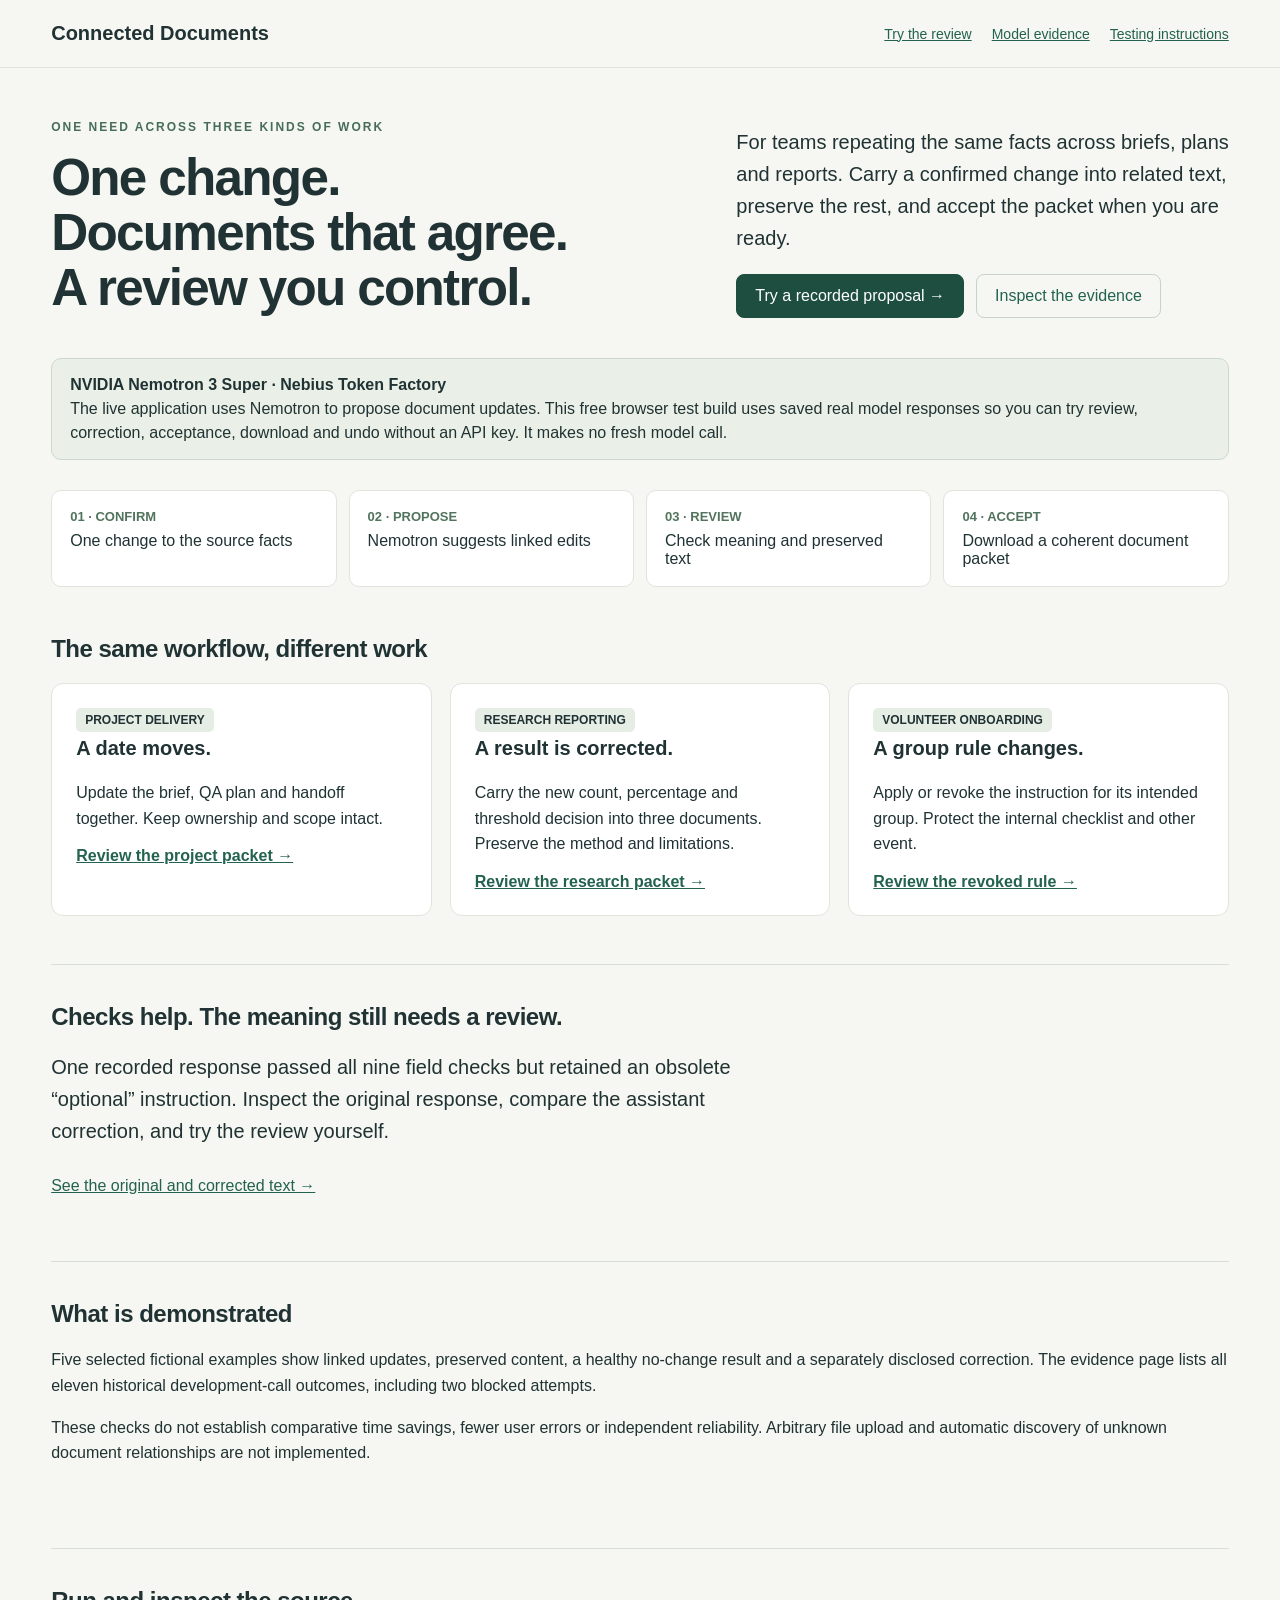
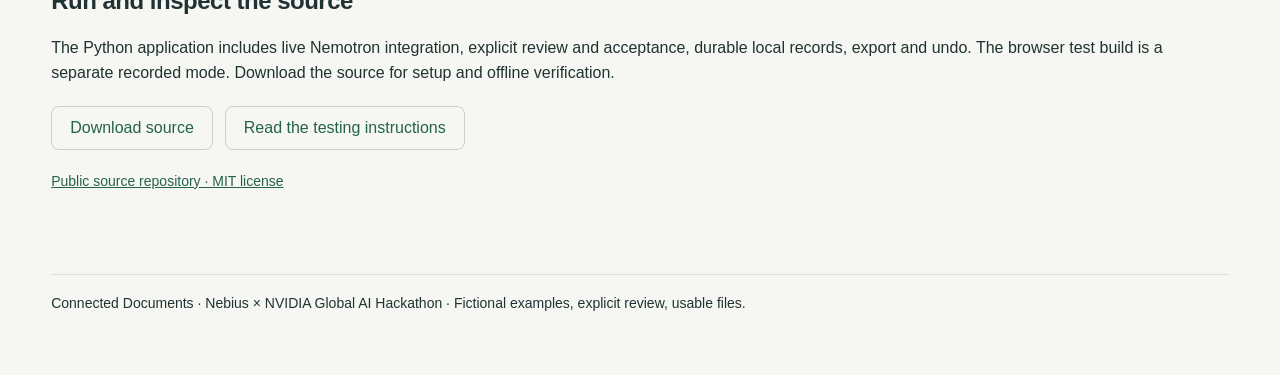
<file: judge-build/index.html>
<!doctype html><html lang="en"><head><meta charset="utf-8"><meta name="viewport" content="width=device-width,initial-scale=1"><meta name="description" content="Review one confirmed change across connected documents. A Nemotron-powered prototype with a free recorded review test build."><title>Connected Documents · One change, consistent documents</title><link rel="stylesheet" href="product.css"></head><body>
<header class="topbar"><a class="brand" href="/">Connected Documents</a><nav><a href="/review.html">Try the review</a><a href="/examples.html">Model evidence</a><a href="/testing.html">Testing instructions</a></nav></header>
<main class="page"><div class="intro-grid"><section><p class="eyebrow">ONE NEED ACROSS THREE KINDS OF WORK</p><h1>One change.<br>Documents that agree.<br>A review you control.</h1></section><section><p class="lead">For teams repeating the same facts across briefs, plans and reports. Carry a confirmed change into related text, preserve the rest, and accept the packet when you are ready.</p><div class="actions"><a class="action primary" href="/review.html">Try a recorded proposal →</a><a class="action" href="/examples.html">Inspect the evidence</a></div></section></div>
<div class="banner"><strong>NVIDIA Nemotron 3 Super · Nebius Token Factory</strong>The live application uses Nemotron to propose document updates. This free browser test build uses saved real model responses so you can try review, correction, acceptance, download and undo without an API key. It makes no fresh model call.</div>
<div class="flow"><div><b>01 · CONFIRM</b>One change to the source facts</div><div><b>02 · PROPOSE</b>Nemotron suggests linked edits</div><div><b>03 · REVIEW</b>Check meaning and preserved text</div><div><b>04 · ACCEPT</b>Download a coherent document packet</div></div>
<section class="section"><h2>The same workflow, different work</h2><div class="cards"><article class="card"><span class="tag">PROJECT DELIVERY</span><h3>A date moves.</h3><p>Update the brief, QA plan and handoff together. Keep ownership and scope intact.</p><a href="/review.html?case=project-release">Review the project packet →</a></article><article class="card"><span class="tag">RESEARCH REPORTING</span><h3>A result is corrected.</h3><p>Carry the new count, percentage and threshold decision into three documents. Preserve the method and limitations.</p><a href="/review.html?case=research-corrected">Review the research packet →</a></article><article class="card"><span class="tag">VOLUNTEER ONBOARDING</span><h3>A group rule changes.</h3><p>Apply or revoke the instruction for its intended group. Protect the internal checklist and other event.</p><a href="/review.html?case=volunteer-revoke">Review the revoked rule →</a></article></div></section>
<section class="section scope"><h2>Checks help. The meaning still needs a review.</h2><p class="lead">One recorded response passed all nine field checks but retained an obsolete “optional” instruction. Inspect the original response, compare the assistant correction, and try the review yourself.</p><a class="inline-link" href="/examples.html?lang=en#volunteer-revoke">See the original and corrected text →</a></section>
<section class="section scope"><h2>What is demonstrated</h2><p>Five selected fictional examples show linked updates, preserved content, a healthy no-change result and a separately disclosed correction. The evidence page lists all eleven historical development-call outcomes, including two blocked attempts.</p><p>These checks do not establish comparative time savings, fewer user errors or independent reliability. Arbitrary file upload and automatic discovery of unknown document relationships are not implemented.</p></section>
<section class="section scope"><h2>Run and inspect the source</h2><p>The Python application includes live Nemotron integration, explicit review and acceptance, durable local records, export and undo. The browser test build is a separate recorded mode. Download the source for setup and offline verification.</p><div class="actions"><a class="action" href="/downloads/connected-documents-source.zip">Download source</a><a class="action" href="/testing.html">Read the testing instructions</a></div><p class="muted" id="publication-status"><a href="https://github.com/latentatlas/connected-documents">Public source repository · MIT license</a></p></section>
<footer class="footer">Connected Documents · Nebius × NVIDIA Global AI Hackathon · Fictional examples, explicit review, usable files.</footer></main></body></html>
</file>
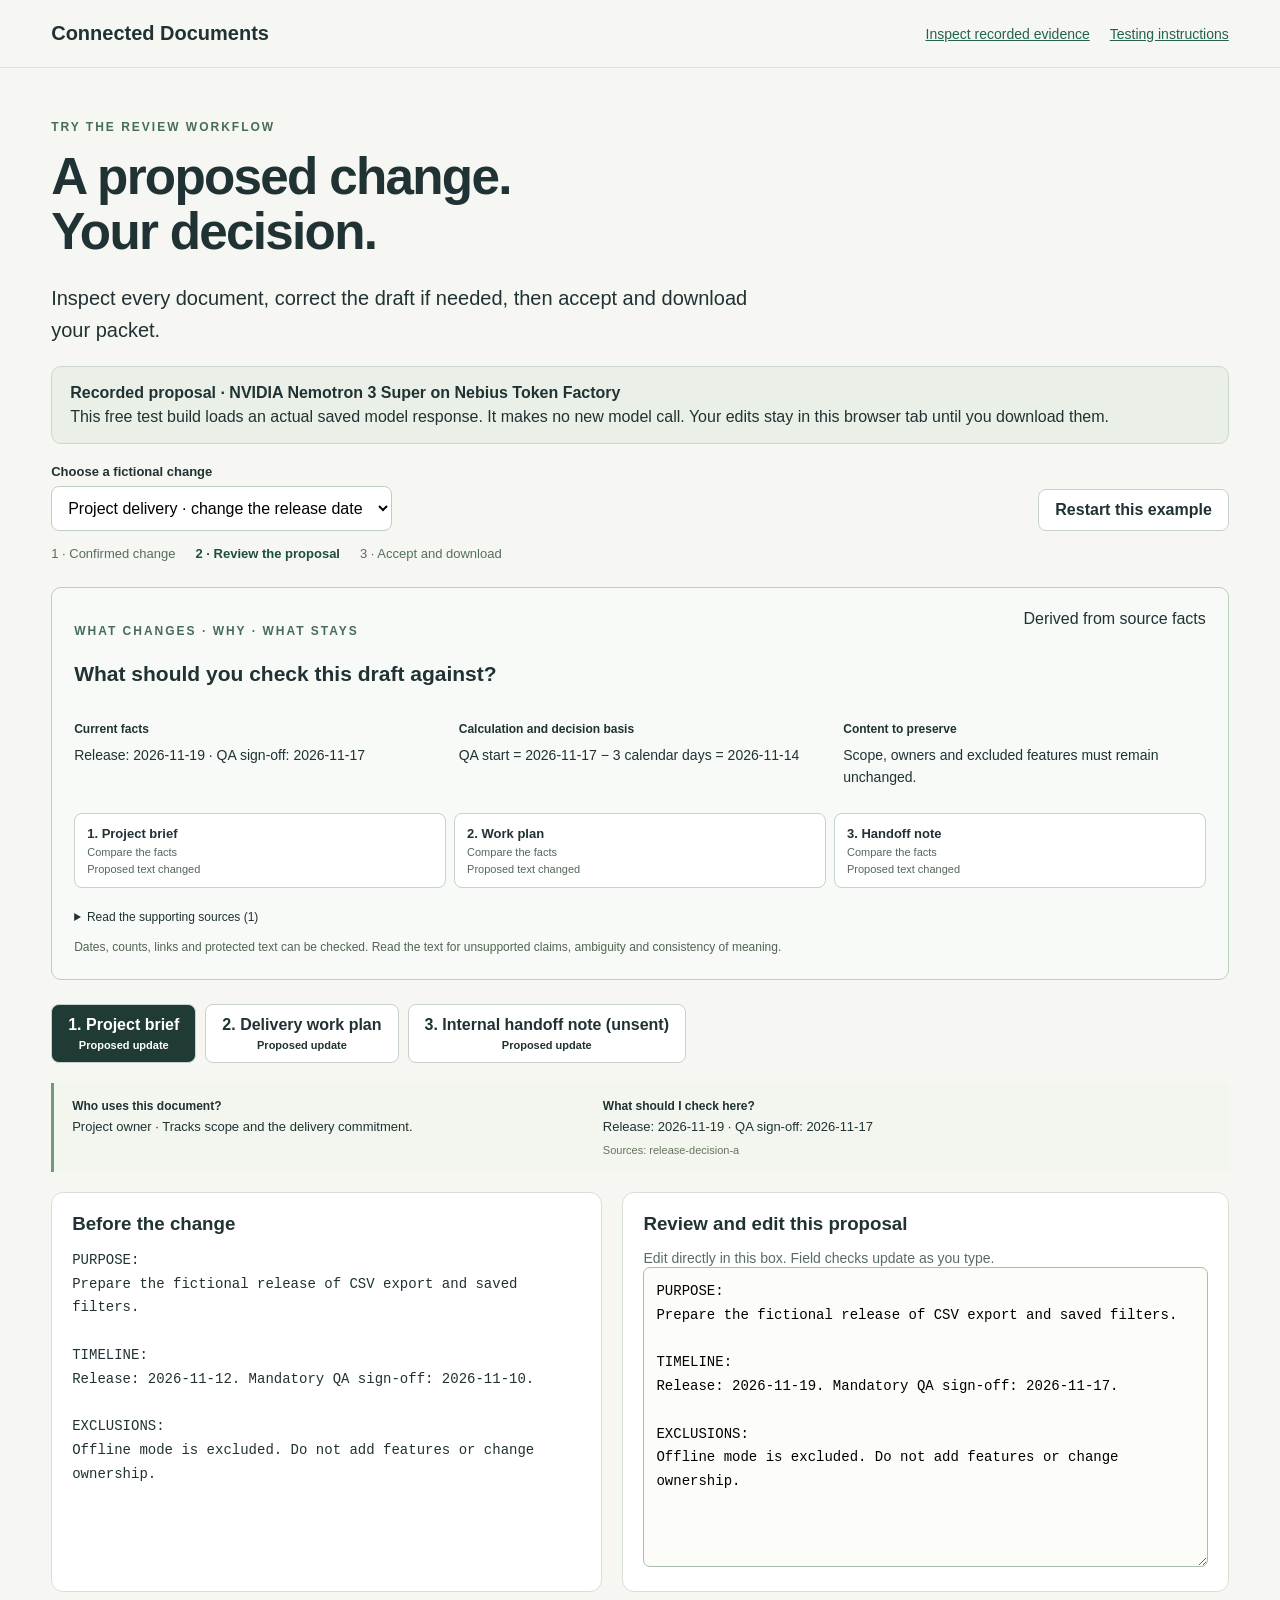
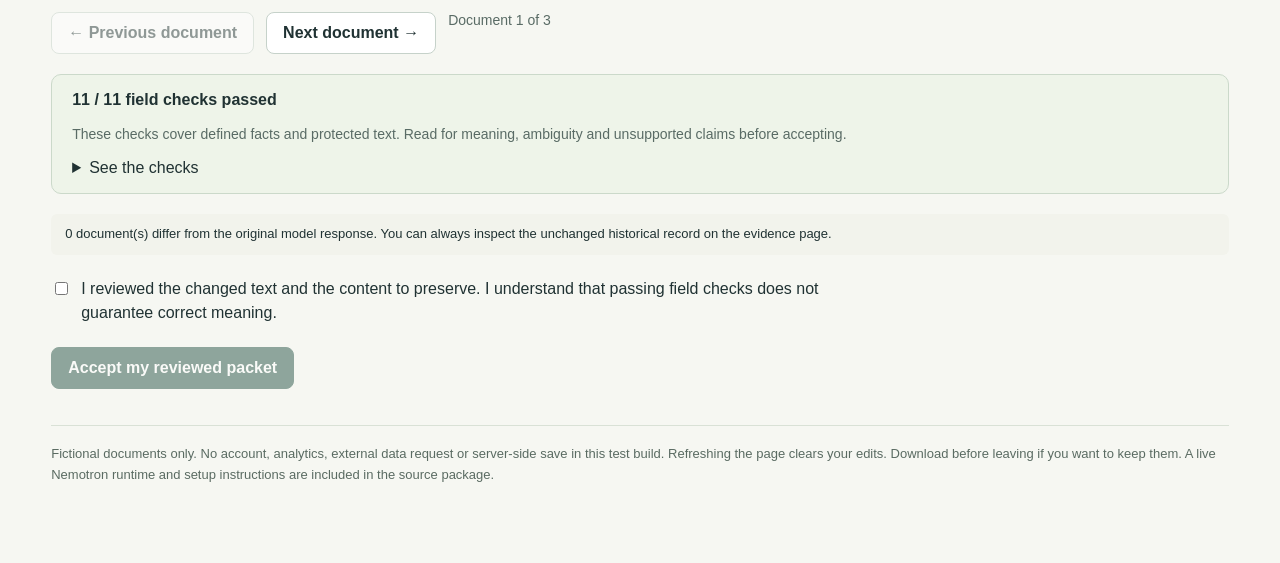
<file: judge-build/review.html>
<!doctype html>
<html lang="en"><head><meta charset="utf-8"><meta name="viewport" content="width=device-width,initial-scale=1"><title>Connected Documents · Try a recorded proposal</title><link rel="stylesheet" href="product.css"><link rel="stylesheet" href="review.css"></head>
<body><div id="review-app"><p class="loading">Loading the verified fictional examples…</p></div><script src="review.js"></script><script type="module" src="review-app.mjs"></script></body></html>
</file>
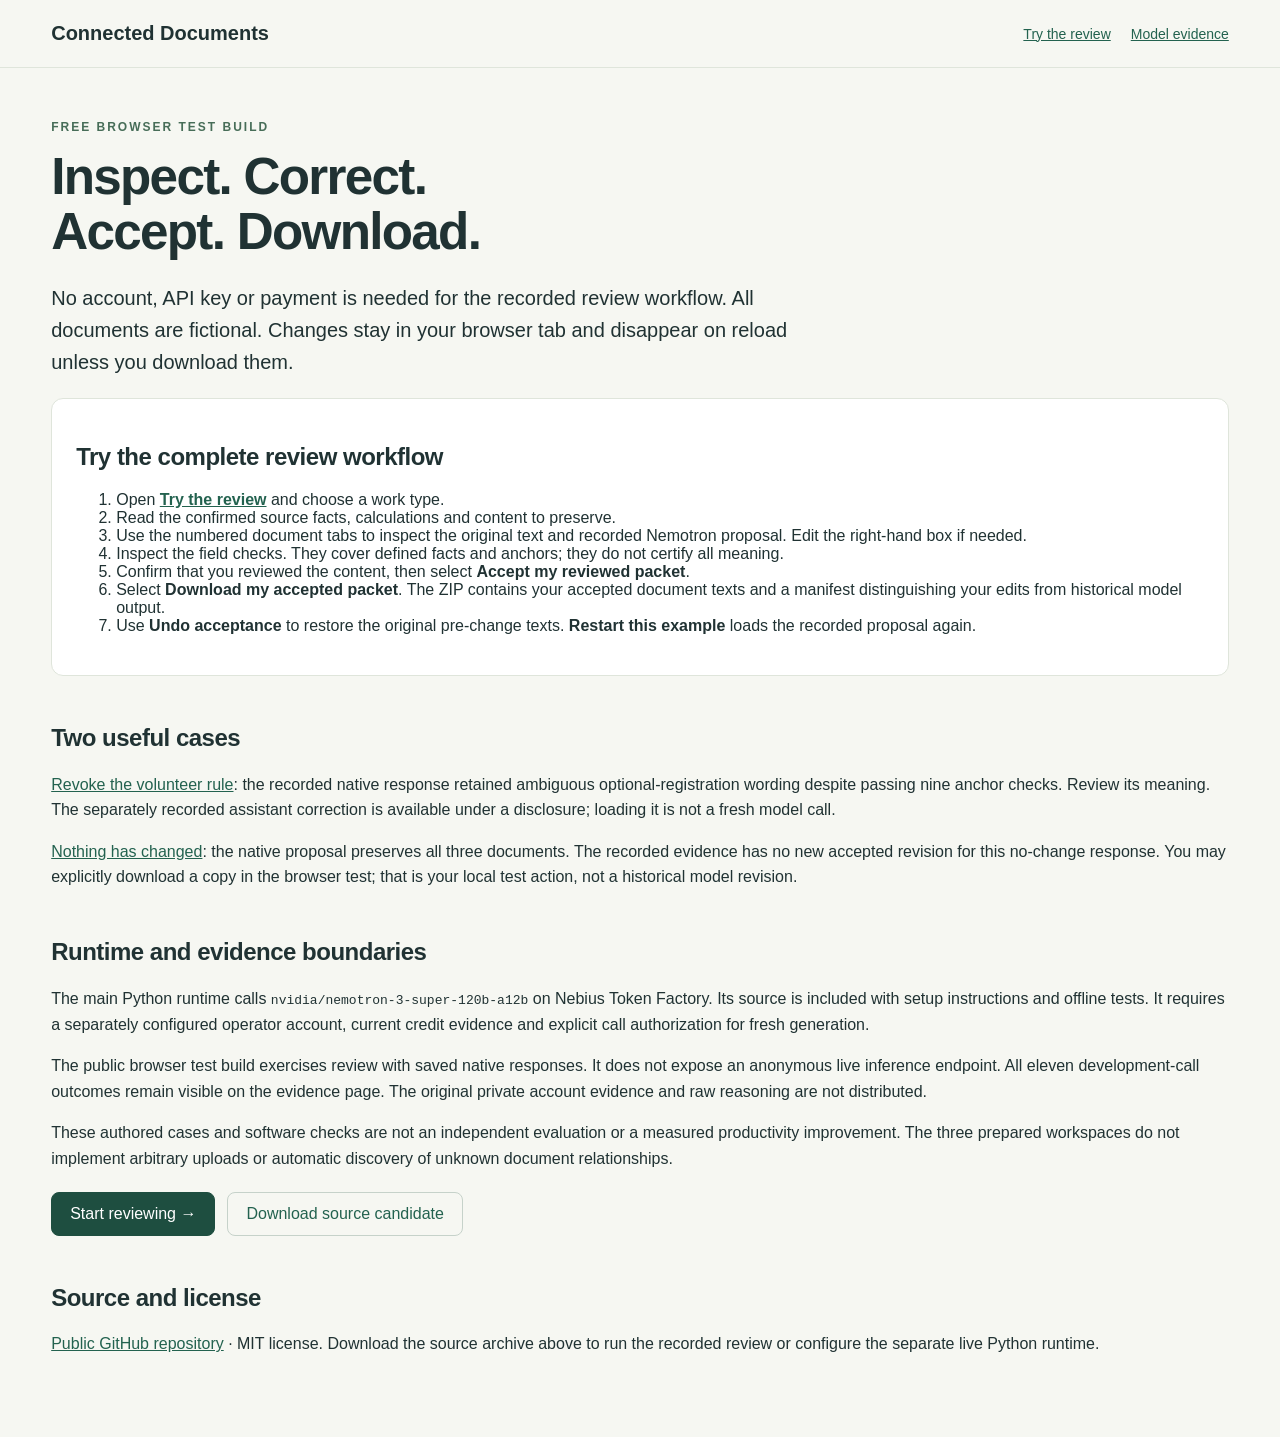
<file: judge-build/testing.html>
<!doctype html><html lang="en"><head><meta charset="utf-8"><meta name="viewport" content="width=device-width,initial-scale=1"><title>Connected Documents · Testing instructions</title><link rel="stylesheet" href="product.css"></head><body><header class="topbar"><a class="brand" href="/">Connected Documents</a><nav><a href="/review.html">Try the review</a><a href="/examples.html">Model evidence</a></nav></header><main class="page"><p class="eyebrow">FREE BROWSER TEST BUILD</p><h1>Inspect. Correct.<br>Accept. Download.</h1><p class="lead">No account, API key or payment is needed for the recorded review workflow. All documents are fictional. Changes stay in your browser tab and disappear on reload unless you download them.</p>
<section class="card"><h2>Try the complete review workflow</h2><ol><li>Open <a href="/review.html">Try the review</a> and choose a work type.</li><li>Read the confirmed source facts, calculations and content to preserve.</li><li>Use the numbered document tabs to inspect the original text and recorded Nemotron proposal. Edit the right-hand box if needed.</li><li>Inspect the field checks. They cover defined facts and anchors; they do not certify all meaning.</li><li>Confirm that you reviewed the content, then select <strong>Accept my reviewed packet</strong>.</li><li>Select <strong>Download my accepted packet</strong>. The ZIP contains your accepted document texts and a manifest distinguishing your edits from historical model output.</li><li>Use <strong>Undo acceptance</strong> to restore the original pre-change texts. <strong>Restart this example</strong> loads the recorded proposal again.</li></ol></section>
<section class="section"><h2>Two useful cases</h2><p><a href="/review.html?case=volunteer-revoke">Revoke the volunteer rule</a>: the recorded native response retained ambiguous optional-registration wording despite passing nine anchor checks. Review its meaning. The separately recorded assistant correction is available under a disclosure; loading it is not a fresh model call.</p><p><a href="/review.html?case=research-noop">Nothing has changed</a>: the native proposal preserves all three documents. The recorded evidence has no new accepted revision for this no-change response. You may explicitly download a copy in the browser test; that is your local test action, not a historical model revision.</p></section>
<section class="section"><h2>Runtime and evidence boundaries</h2><p>The main Python runtime calls <code>nvidia/nemotron-3-super-120b-a12b</code> on Nebius Token Factory. Its source is included with setup instructions and offline tests. It requires a separately configured operator account, current credit evidence and explicit call authorization for fresh generation.</p><p>The public browser test build exercises review with saved native responses. It does not expose an anonymous live inference endpoint. All eleven development-call outcomes remain visible on the evidence page. The original private account evidence and raw reasoning are not distributed.</p><p>These authored cases and software checks are not an independent evaluation or a measured productivity improvement. The three prepared workspaces do not implement arbitrary uploads or automatic discovery of unknown document relationships.</p></section><div class="actions"><a class="action primary" href="/review.html">Start reviewing →</a><a class="action" href="/downloads/connected-documents-source.zip">Download source candidate</a></div><section class="section"><h2>Source and license</h2><p><a href="https://github.com/latentatlas/connected-documents">Public GitHub repository</a> · MIT license. Download the source archive above to run the recorded review or configure the separate live Python runtime.</p></section></main></body></html>
</file>
<file: judge-build/product.css>
:root{font-family:Inter,-apple-system,BlinkMacSystemFont,"Segoe UI",sans-serif;color:#203233;background:#f6f7f2;font-synthesis:none}*{box-sizing:border-box}body{margin:0}a{color:#23624f}button,a.action{font:inherit;cursor:pointer}button{border:1px solid #c6d2ca;border-radius:8px;background:white;color:#203233;padding:11px 16px;font-weight:650}button:hover:not(:disabled){background:#e7eee6}button:disabled{opacity:.48;cursor:not-allowed}button.primary,a.primary{background:#1e4e40;color:white;border-color:#1e4e40}button:focus-visible,a:focus-visible,textarea:focus-visible,select:focus-visible{outline:3px solid #eaa95c;outline-offset:3px}.topbar{display:flex;align-items:center;justify-content:space-between;gap:20px;padding:22px 4vw;border-bottom:1px solid #dfe5db}.brand{font-size:20px;font-weight:800;text-decoration:none;color:#203233}.topbar nav{display:flex;align-items:center;gap:20px;font-size:14px}.page{max-width:1320px;margin:auto;padding:38px 4vw 64px}.eyebrow{font-size:12px;font-weight:800;letter-spacing:2px;color:#476d58;text-transform:uppercase}h1{font-size:clamp(30px,4vw,54px);line-height:1.08;letter-spacing:-1.7px;margin:12px 0 22px}h2{font-size:24px;letter-spacing:-.5px}p{line-height:1.6}.lead{font-size:20px;max-width:740px}.banner{padding:14px 18px;border:1px solid #ccd8cf;border-radius:10px;background:#eaf0e7;line-height:1.5;margin:20px 0}.banner strong{display:block}.muted{font-size:14px;color:#596b65}.intro-grid{display:grid;grid-template-columns:1.3fr 1fr;gap:45px;align-items:center}.flow{display:grid;grid-template-columns:repeat(4,1fr);gap:12px;margin:30px 0}.flow div{padding:18px;background:#fff;border:1px solid #dfe5db;border-radius:10px}.flow b{display:block;font-size:13px;color:#52745d;margin-bottom:8px}.actions{display:flex;gap:12px;flex-wrap:wrap;margin:20px 0}.action{display:inline-block;border:1px solid #c6d2ca;border-radius:8px;padding:12px 18px;text-decoration:none;font-weight:700}.cards{display:grid;grid-template-columns:repeat(3,1fr);gap:18px}.card{padding:24px;background:white;border:1px solid #dfe5db;border-radius:12px}.card h3{font-size:20px;margin-top:5px}.card a{font-weight:650}.section{margin-top:48px}.tag{display:inline-block;font-size:12px;font-weight:750;padding:5px 9px;background:#e5ede5;border-radius:5px}.scope{padding:18px 0;border-top:1px solid #d7dfd4}.toolbar{display:flex;align-items:end;justify-content:space-between;gap:20px;flex-wrap:wrap}.toolbar label{display:block;font-size:13px;font-weight:700}.toolbar select{font:inherit;padding:12px;border:1px solid #c0cec5;border-radius:8px;min-width:300px;margin-top:7px;background:white}.steps{display:flex;gap:20px;flex-wrap:wrap;font-size:13px;margin:15px 0 26px;color:#536e60}.steps span.active{font-weight:800;color:#1e4e40}.document-tabs{display:flex;flex-wrap:wrap;gap:9px;margin:20px 0}.document-tabs button[aria-selected=true]{background:#203b35;color:white}.document-tabs small{display:block;font-size:11px;margin-top:5px}.editor-grid{display:grid;grid-template-columns:1fr 1.1fr;gap:20px}.editor-grid article{padding:20px;border:1px solid #d6e0d5;border-radius:12px;background:white;min-width:0}.editor-grid h3{margin:0 0 14px}.editor-grid pre{font-family:ui-monospace,SFMono-Regular,monospace;font-size:14px;line-height:1.7;white-space:pre-wrap;word-break:break-word;margin:0;min-height:240px}.editor-grid textarea{width:100%;min-height:300px;resize:vertical;font:14px/1.7 ui-monospace,SFMono-Regular,monospace;border:1px solid #aabcad;border-radius:7px;padding:12px;background:#fcfdf9}.editor-grid textarea[readonly]{background:#eef2eb}.checks{margin:20px 0;padding:16px 20px;border:1px solid #cbd9ca;border-radius:10px;background:#eef4e9}.checks.error{background:#fff1e4;border-color:#dbaa7d}.check-list{font-size:14px;line-height:1.7}.review-confirm{display:flex;align-items:start;gap:10px;line-height:1.5;max-width:800px;margin:22px 0}.review-confirm input{margin-top:5px;accent-color:#1e4e40}.notice{border-left:4px solid #9f6a33;padding:12px 16px;background:#fff3df;line-height:1.6;margin:18px 0}.status{padding:14px 18px;background:#e4efdf;border:1px solid #b8cbb1;border-radius:8px;margin:16px 0}.privacy{font-size:13px;color:#5a6b62;border-top:1px solid #d9e1d6;padding-top:18px;margin-top:36px}.loading{padding:40px}.reference{font-size:14px;line-height:1.6;margin:16px 0}.footer{font-size:14px;margin-top:50px;border-top:1px solid #dce2d7;padding-top:20px}video{width:100%;border-radius:10px;background:#162521}.download-row{display:flex;gap:16px;flex-wrap:wrap;align-items:center}.recall{font-size:13px;padding:10px 14px;background:#f2f3ec;border-radius:6px}.review-context{margin:20px 0}.inline-link{display:inline-block;margin-top:10px}@media(max-width:760px){.intro-grid,.cards,.editor-grid{grid-template-columns:1fr}.flow{grid-template-columns:1fr 1fr}.topbar{align-items:start;flex-direction:column}.topbar nav{gap:14px;flex-wrap:wrap}.toolbar select{min-width:0;max-width:100%;width:100%}.page{padding-top:24px}.editor-grid textarea{min-height:270px}}
</file>
<file: judge-build/review.css>
.review-context{margin:24px 0;background:#f7faf6;border:1px solid #b8d2be;border-radius:10px;padding:22px}.review-heading{display:flex;justify-content:space-between;align-items:flex-start;gap:14px}.review-heading h3{font-size:21px}.review-facts{display:grid;grid-template-columns:1fr 1fr 1fr;gap:22px;margin:15px 0}.review-facts h4{margin:0 0 8px;font-size:12px;color:var(--green)}.review-facts p{font-size:14px;margin:4px 0}.review-targets{display:flex;gap:8px;flex-wrap:wrap;margin:20px 0 10px}.review-targets button{flex:1;min-width:160px;text-align:left;background:white;padding:12px;font-size:13px}.review-targets span,.review-targets small{display:block;margin-top:5px;font-size:11px;font-weight:400;color:#526859}.source-records{font-size:12px;padding-top:12px}.source-records article{border-top:1px solid var(--line);padding:12px 0}.source-records pre{white-space:pre-wrap;overflow-wrap:anywhere;font:12px/1.65 ui-monospace,monospace;max-height:230px;overflow:auto}.review-limit{margin:14px 0 0;font-size:12px;color:#546454}.document-purpose{display:grid;grid-template-columns:1fr 1.2fr;gap:24px;background:#f2f6ee;border-left:3px solid #6b9d78;padding:15px 18px;margin:15px 0 20px;font-size:13px}.document-purpose p{margin:4px 0}.document-purpose strong{font-size:12px}.document-purpose small{font-size:11px;color:#65745f;overflow-wrap:anywhere}.review-pending{padding:14px;background:#fff5e4;font-size:13px}.review-heading .saved{white-space:normal}@media(max-width:760px){.review-context{padding:17px}.review-facts,.document-purpose{grid-template-columns:1fr;gap:16px}.review-heading{display:block}.review-targets button{min-width:45%}.review-heading .saved{display:inline-block;margin-top:4px}.header-actions{flex-wrap:wrap;justify-content:flex-end}.brand{flex-shrink:0}.brand span{display:none}}
</file>
